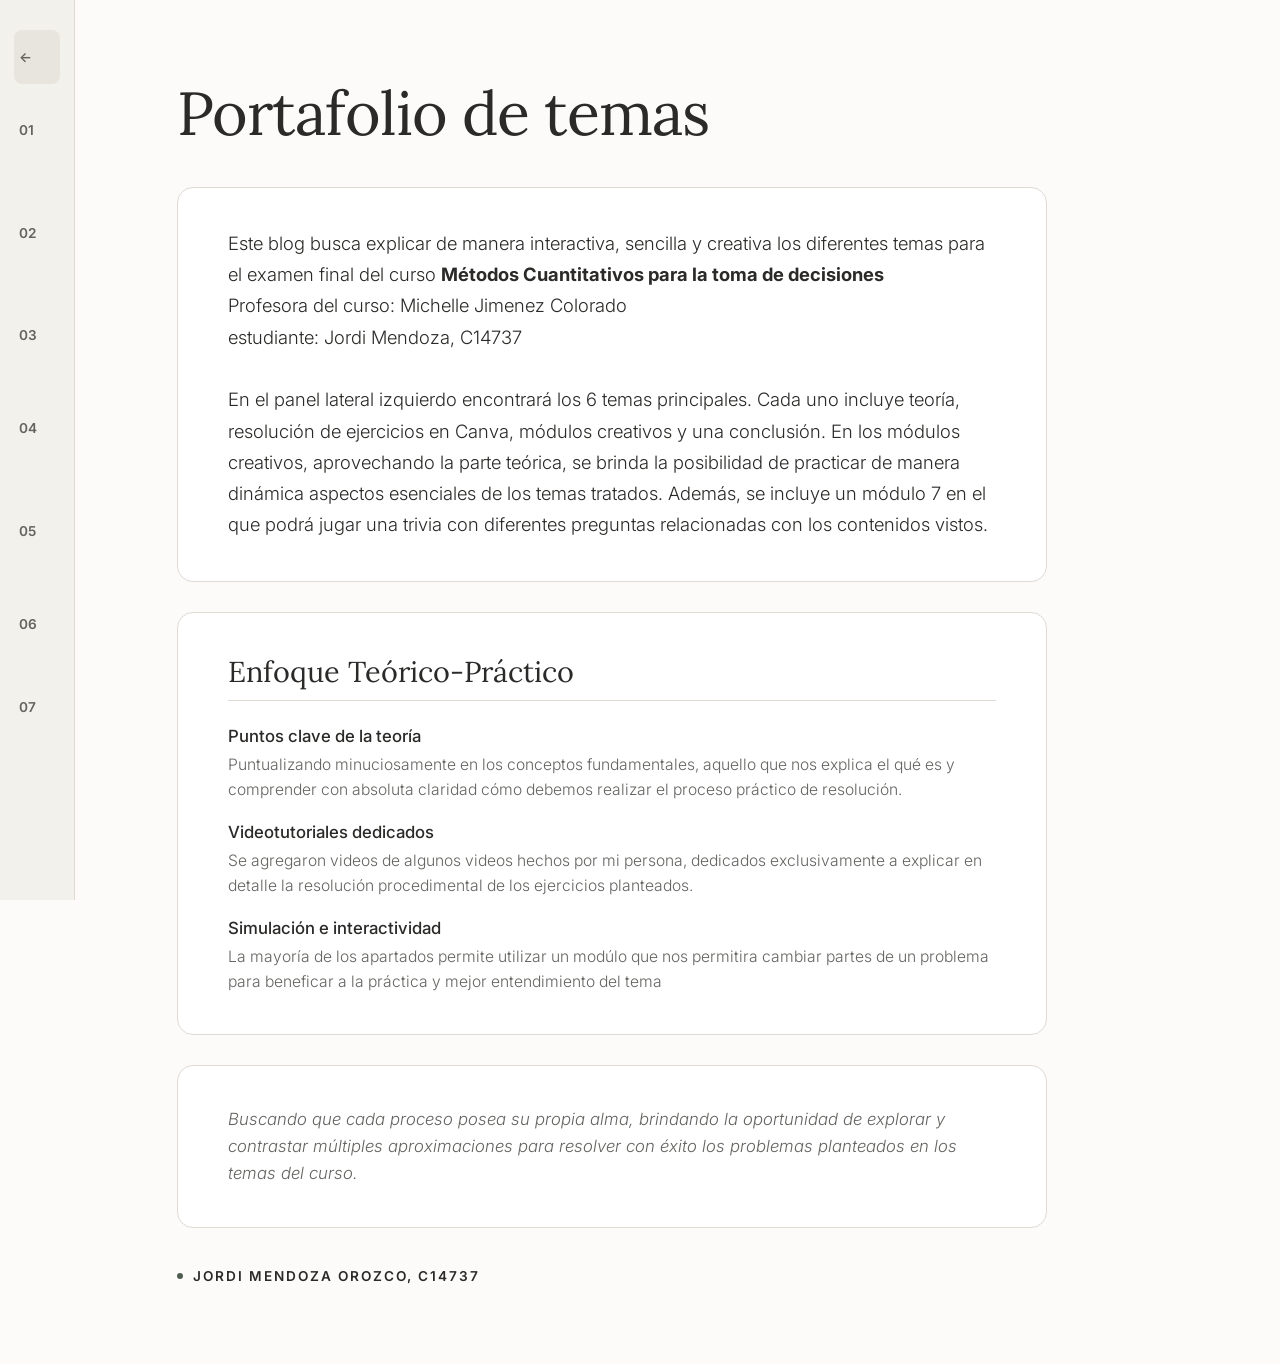
<file: index.html>
<!DOCTYPE html>
<html lang="es">
<head>
    <meta charset="UTF-8">
    <meta name="viewport" content="width=device-width, initial-scale=1.0">
    <title>Portafolio de Temas - C14737 </title>
    
    <!-- Google Fonts: Inter (Sans-serif) y Lora (Serif) -->
    <link rel="preconnect" href="https://fonts.googleapis.com">
    <link rel="preconnect" href="https://fonts.gstatic.com" crossorigin>
    <link href="https://fonts.googleapis.com/css2?family=Inter:wght@300;400;500;600&family=Lora:ital,wght@0,400;0,500;1,400&display=swap" rel="stylesheet">
    
    <style>
        /* --- ESTILOS DE DISEÑO (Paleta Neutra y Confortable) --- */
        :root {
            --bg-color: #fcfbfa;       /* Blanco hueso/arena suave para evitar fatiga visual */
            --text-main: #2b2a28;      /* Antracita / Grafito oscuro para lectura limpia */
            --text-muted: #646360;     /* Gris tierra suave para descripciones secundarias */
            --card-bg: #ffffff;        /* Blanco puro para las secciones modulares */
            --sidebar-bg: #f3f1ec;     /* Fondo gris/crema plano y minimalista */
            --sidebar-hover: #e8e5de;  /* Resaltado suave en hover */
            --accent-line: #dfdbd3;    /* Separadores y bordes sutiles */
            --accent-dot: #4e5c50;     /* Punto decorativo verde musgo desaturado */
            --transition-speed: 0.3s;
            
            --font-serif: 'Lora', Georgia, serif;
            --font-sans: 'Inter', sans-serif;
        }

        * {
            box-sizing: border-box;
            margin: 0;
            padding: 0;
        }

        body {
            font-family: var(--font-sans);
            background-color: var(--bg-color);
            color: var(--text-main);
            display: flex;
            min-height: 100vh;
            overflow-x: hidden;
        }

        /* --- SIDE NAV COMPACTO E INTERACTIVO --- */
        .sidebar {
            position: fixed;
            top: 0;
            left: 0;
            height: 100vh;
            width: 75px; /* Ancho colapsado inicial */
            background-color: var(--sidebar-bg);
            border-right: 1px solid var(--accent-line);
            display: flex;
            flex-direction: column;
            padding: 30px 14px;
            transition: width var(--transition-speed) cubic-bezier(0.25, 1, 0.5, 1);
            z-index: 100;
            overflow: hidden;
            white-space: nowrap;
        }

        /* Expansión del Side Nav mediante JS (mouseenter) */
        .sidebar.expanded {
            width: 260px;
            box-shadow: 15px 0 40px rgba(0, 0, 0, 0.02);
        }

        /* Botón superior de Inicio / Regresar */
        .btn-home {
            display: flex;
            align-items: center;
            text-decoration: none;
            color: var(--text-main);
            padding: 12px;
            border: 1px solid var(--accent-line);
            border-radius: 8px;
            font-size: 0.88rem;
            font-weight: 500;
            background-color: var(--card-bg);
            transition: background var(--transition-speed);
            margin-bottom: 35px;
        }

        .btn-home:hover {
            background-color: var(--sidebar-hover);
        }

    .nav-links {
            list-style: none;
            display: flex;
            flex-direction: column;
            gap: 1px;
        }

        .nav-item {
            display: flex;
            align-items: center;
            text-decoration: none;
            color: var(--text-main);
            padding: 8px 5px;
            border-radius: 8px;
            font-size: 0.95rem;
            font-weight: 400;
            transition: background var(--transition-speed), padding-left 0.2s;
            white-space: normal;  /* Permite que el texto salte de línea si es largo */
        }

        .nav-item:hover {
            background-color: var(--sidebar-hover);
            padding-left: 18px;
        }

        /* Ocultar/Mostrar texto del Side Nav lateral de forma fluida */
        .nav-text {
            opacity: 0;
            transform: translateX(-10px);
            transition: opacity 0.2s ease, transform 0.2s ease;
            margin-left: 18px;
        }

        .sidebar.expanded .nav-text {
            opacity: 1;
            transform: translateX(0);
        }

        /* Indicador numérico minimalista */
        .icon-num {
            display: inline-block;
            width: 20px;
            font-size: 0.85rem;
            font-weight: 600;
            color: var(--text-muted);
            text-align: center;
        }

        /* --- MAQUETACIÓN MODULAR (CARDS) --- */
        .main-container {
            margin-left: 75px; /* Sincronizado con el estado colapsado */
            padding: 80px 10% 80px 8%;
            width: 100%;
            max-width: 1100px;
            transition: margin-left var(--transition-speed) cubic-bezier(0.25, 1, 0.5, 1);
            display: flex;
            flex-direction: column;
            gap: 30px; /* Separación limpia entre los bloques modulares */
        }

        .sidebar.expanded ~ .main-container {
            margin-left: 260px;
        }

        /* Encabezado Principal de la Landing Page */
        .header-section {
            margin-bottom: 10px;
        }

        .main-title {
            font-family: var(--font-serif);
            font-size: 3.8rem;
            font-weight: 400;
            line-height: 1.1;
            color: var(--text-main);
            letter-spacing: -1px;
        }

        /* Tarjeta de Contenido / Estructura por Módulos */
        .content-card {
            background-color: var(--card-bg);
            border: 1px solid var(--accent-line);
            border-radius: 16px;
            padding: 40px 50px;
            box-shadow: 0 4px 20px rgba(0, 0, 0, 0.005);
        }

        .intro-p {
            font-size: 1.15rem;
            line-height: 1.7;
            color: var(--text-main);
            font-weight: 300;
        }

        /* Bloques de Enfoque Teórico y Herramientas */
        .section-subtitle {
            font-family: var(--font-serif);
            font-size: 1.8rem;
            font-weight: 400;
            color: var(--text-main);
            margin-bottom: 25px;
            border-bottom: 1px solid var(--accent-line);
            padding-bottom: 10px;
        }

        .tools-grid {
            display: flex;
            flex-direction: column;
            gap: 20px;
        }

        .tool-item {
            display: flex;
            flex-direction: column;
            gap: 6px;
        }

        .tool-item strong {
            font-weight: 500;
            font-size: 1.05rem;
            color: var(--text-main);
        }

        .tool-item p {
            font-size: 0.98rem;
            line-height: 1.6;
            color: var(--text-muted);
            font-weight: 300;
        }

        /* Frase Conclusiva */
        .conclusion-p {
            font-size: 1.05rem;
            line-height: 1.6;
            color: var(--text-muted);
            font-style: italic;
            font-weight: 300;
        }

        /* Créditos de Autoría inferiores */
        .footer-credits {
            margin-top: 10px;
            display: flex;
            align-items: center;
        }

        .author-tag {
            font-size: 0.85rem;
            text-transform: uppercase;
            letter-spacing: 2px;
            color: var(--text-main);
            font-weight: 600;
            display: inline-flex;
            align-items: center;
            gap: 10px;
        }

        .author-tag::before {
            content: "";
            width: 6px;
            height: 6px;
            background-color: var(--accent-dot);
            border-radius: 50%;
        }

        /* Adaptabilidad de Pantalla */
        @media (max-width: 768px) {
            .main-title { font-size: 2.8rem; }
            .content-card { padding: 30px 25px; }
            .main-container { padding: 40px 20px; margin-left: 75px; }
        }
 
       



    </style>
</head>
<body>

<nav class="sidebar" id="sideNav">
    <a href="#" class="nav-item" style="background-color: var(--sidebar-hover); font-weight: 500;">
        <span class="icon-num">←</span>
        <span class="nav-text">Regresar al inicio</span>
    </a>
    
    <ul class="nav-links">
        <li>
            <a href="temas/tema1/index.html" class="nav-item">
                <span class="icon-num">01</span>
                <span class="nav-text">Tema 1: Modelos de Transporte</span>
            </a>
        </li>
        <li>
            <a href="temas/tema2/index.html" class="nav-item">
                <span class="icon-num">02</span>
                <span class="nav-text">Tema 2: Programación Entera, por metas, no lineal</span>
            </a>
        </li>
        <li>
            <a href="temas/tema3/index.html" class="nav-item">
                <span class="icon-num">03</span>
                <span class="nav-text">Tema 3: Modelos de redes</span>
            </a>
        </li>
        <li>
            <a href="temas/tema4/index.html" class="nav-item">
                <span class="icon-num">04</span>
                <span class="nav-text">Tema 4: Modelado de Simulación</span>
            </a>
        </li>
        <li>
            <a href="temas/tema5/index.html" class="nav-item">
                <span class="icon-num">05</span>
                <span class="nav-text">Tema 5: Análisis de Markov</span>
            </a>
        </li>
        <li>
        <a href="temas/tema6/index.html" class="nav-item">
                <span class="icon-num">06</span>
                <span class="nav-text">Tema 6: Control estadistico</span>
            </a>
        </li>
          <li>
                <a href="temas/tema7/index.html" class="nav-item">
                    <span class="icon-num">07</span>
                    <span class="nav-text">Tema 7: aprende conceptos jugando</span>
                </a>
            </li>
    </ul>
</nav>

    <!-- ÁREA PRINCIPAL CON ENFOQUE MODULAR -->
    <main class="main-container">
        
        <!-- Título Principal -->
        <header class="header-section">
            <h1 class="main-title">Portafolio de temas</h1>
        </header>
        
        <!-- Tarjeta 1: Introducción y Enfoque -->
        <section class="content-card">
            <p class="intro-p">
                Este blog busca explicar de manera interactiva, sencilla y creativa los diferentes temas para el examen final del curso <strong>Métodos Cuantitativos para la toma de decisiones</strong>
               <br> Profesora del curso: Michelle Jimenez Colorado
               <br>
                estudiante: Jordi Mendoza, C14737
                  <br>
                   <br>
                En el panel lateral izquierdo encontrará los 6 temas principales. Cada uno incluye teoría, resolución de ejercicios en Canva, módulos creativos y una conclusión. En los módulos creativos, aprovechando la parte teórica, se brinda la posibilidad de practicar de manera dinámica aspectos esenciales de los temas tratados. Además, se incluye un módulo 7 en el que podrá jugar una trivia con diferentes preguntas relacionadas con los contenidos vistos.
                <br>
            </p>
        </section>

        <!-- Tarjeta 2: Herramientas y Metodología Práctica -->
        <section class="content-card">
            <h2 class="section-subtitle">Enfoque Teórico-Práctico</h2>
            
            <div class="tools-grid">
                <div class="tool-item">
                    <strong>Puntos clave de la teoría</strong>
                    <p>Puntualizando minuciosamente en los conceptos fundamentales, aquello que nos explica el qué es y comprender con absoluta claridad cómo debemos realizar el proceso práctico de resolución.</p>
                </div>
                
                <div class="tool-item">
                    <strong>Videotutoriales dedicados</strong>
                    <p>Se agregaron videos de algunos videos hechos por mi persona, dedicados exclusivamente a explicar en detalle la resolución procedimental de los ejercicios planteados.</p>
                </div>
                
                <div class="tool-item">
                    <strong>Simulación e interactividad</strong>
                    <p>La mayoría de los apartados permite utilizar un modúlo que nos permitira cambiar partes de un problema para beneficar a la práctica y mejor entendimiento del tema</p>
                </div>
            </div>
        </section>

        <!-- Tarjeta 3: Cierre y Alma del Proceso -->
        <section class="content-card">
            <p class="conclusion-p">
                Buscando que cada proceso posea su propia alma, brindando la oportunidad de explorar y contrastar múltiples aproximaciones para resolver con éxito los problemas planteados en los temas del curso.
            </p>
        </section>

        <!-- Firma del Autor -->
        <footer class="footer-credits">
            <div class="author-tag">
                Jordi Mendoza Orozco, C14737
            </div>
        </footer>

    </main>

    <!-- CONTROL JAVASCRIPT DEL HOVER -->
    <script>
        const sideNav = document.getElementById('sideNav');

        // Al hacer Hover (entrar), se expande el Side Nav
        sideNav.addEventListener('mouseenter', () => {
            sideNav.classList.add('expanded');
        });

        // Al quitar el cursor (salir), se retrae automáticamente
        sideNav.addEventListener('mouseleave', () => {
            sideNav.classList.remove('expanded');
        });
    </script>
</body>
</html>
</file>
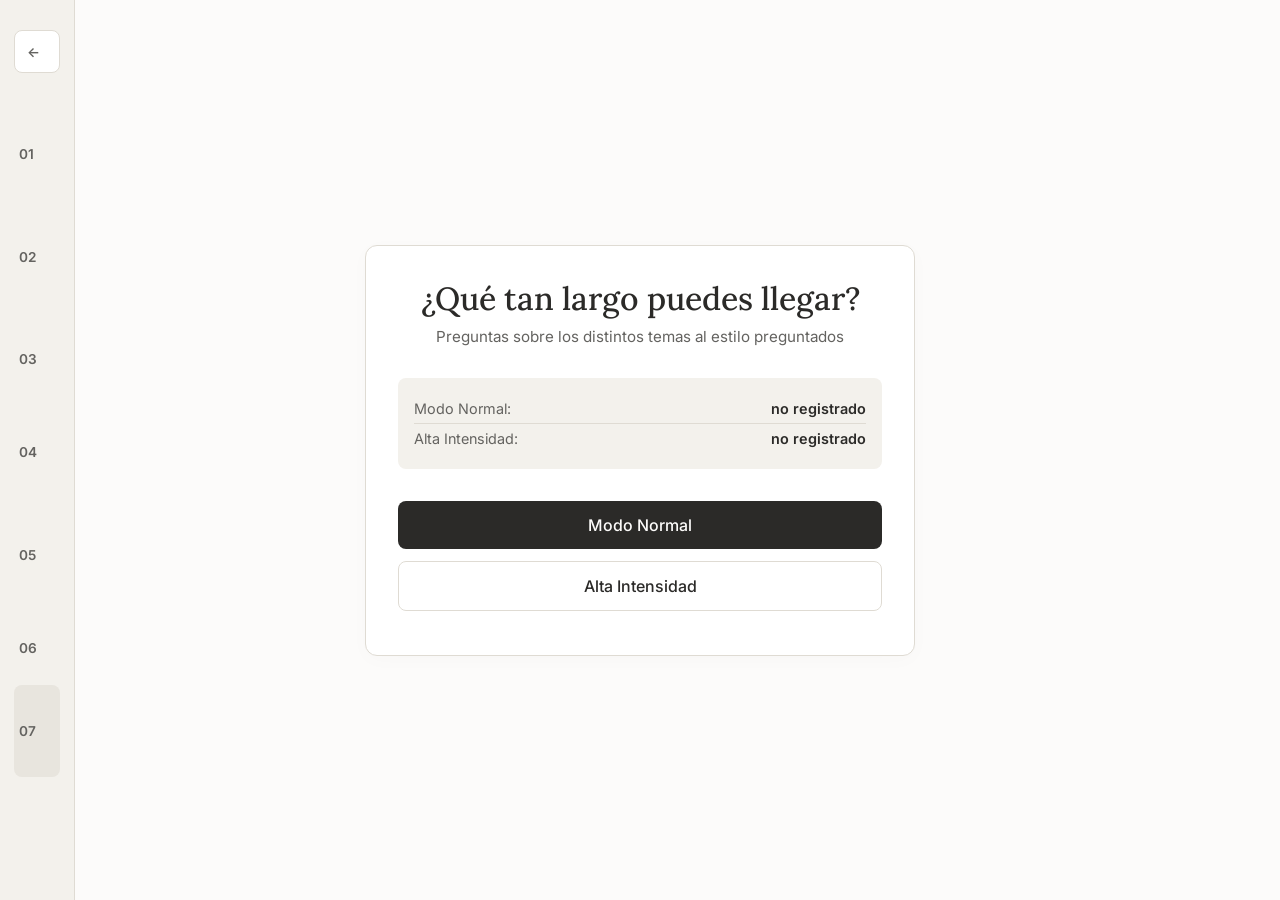
<file: temas/tema7/index.html>
<!DOCTYPE html>
<html lang="es">
<head>
  <meta charset="UTF-8">
  <meta name="viewport" content="width=device-width, initial-scale=1.0">
  <title>Juego para practicar conceptos</title>
  <link rel="preconnect" href="https://fonts.googleapis.com">
  <link rel="preconnect" href="https://fonts.gstatic.com" crossorigin>
  <link href="https://fonts.googleapis.com/css2?family=Inter:wght@400;500;600&family=Lora:ital,wght=0,500;1,400&display=swap" rel="stylesheet">
  
  <style>
    :root {
      --bg-color: #fcfbfa;       /* Blanco hueso/arena suave */
      --text-main: #2b2a28;      /* Antracita / Grafito oscuro */
      --text-muted: #646360;     /* Gris tierra suave */
      --card-bg: #ffffff;        /* Blanco puro */
      --sidebar-bg: #f3f1ec;     /* Fondo gris/crema plano */
      --sidebar-hover: #e8e5de;  /* Resaltado suave en hover */
      --accent-line: #dfdbd3;    /* Separadores y bordes sutiles */
      --accent-dot: #4e5c50;     /* Verde musgo desaturado */
      --success-color: #607462;  /* Verde sutil para aciertos */
      --error-color: #a36a5e;    /* Rojo sutil para fallos */
      --transition-speed: 0.3s;
      
      --font-serif: 'Lora', Georgia, serif;
      --font-sans: 'Inter', sans-serif;
    }

    * {
      box-sizing: border-box;
      margin: 0;
      padding: 0;
    }

    body {
      font-family: var(--font-sans);
      background-color: var(--bg-color);
      color: var(--text-main);
      min-height: 100vh;
      display: flex;
      justify-content: center;
      align-items: center;
      padding: 20px;
    }

    .container {
      width: 100%;
      max-width: 550px;
      background: var(--card-bg);
      border: 1px solid var(--accent-line);
      border-radius: 12px;
      padding: 32px;
      box-shadow: 0 4px 20px rgba(0, 0, 0, 0.02);
      position: relative;
      overflow: hidden;
    }

    /* Manejo de Pantallas */
    .screen {
      display: none;
    }
    .screen.active {
      display: block;
    }

    h1 {
      font-family: var(--font-serif);
      font-size: 2rem;
      font-weight: 500;
      margin-bottom: 8px;
      text-align: center;
    }

    .subtitle {
      color: var(--text-muted);
      font-size: 0.95rem;
      text-align: center;
      margin-bottom: 32px;
    }

    /* Récords en LocalStorage */
    .scores-panel {
      background: var(--sidebar-bg);
      border-radius: 8px;
      padding: 16px;
      margin-bottom: 32px;
    }
    .score-row {
      display: flex;
      justify-content: space-between;
      font-size: 0.9rem;
      padding: 6px 0;
      border-bottom: 1px solid var(--accent-line);
    }
    .score-row:last-child {
      border-bottom: none;
    }
    .score-label {
      color: var(--text-muted);
    }
    .score-value {
      font-weight: 600;
    }

    /* Botones de Interfaz */
    .btn {
      display: block;
      width: 100%;
      background: var(--card-bg);
      color: var(--text-main);
      border: 1px solid var(--accent-line);
      padding: 14px;
      border-radius: 8px;
      font-family: var(--font-sans);
      font-size: 1rem;
      font-weight: 500;
      cursor: pointer;
      transition: all var(--transition-speed);
      margin-bottom: 12px;
      text-align: center;
    }
    .btn:hover {
      background: var(--sidebar-bg);
      border-color: var(--text-muted);
    }
    .btn-primary {
      background: var(--text-main);
      color: var(--bg-color);
      border: none;
    }
    .btn-primary:hover {
      background: #403f3d;
    }

    /* Encabezado del Tablero */
    .game-header {
      display: flex;
      justify-content: space-between;
      align-items: center;
      font-size: 0.9rem;
      margin-bottom: 20px;
      color: var(--text-muted);
    }
    .lives {
      letter-spacing: 2px;
    }

    /* Barra Dinámica de Tiempo */
    .timer-container {
      width: 100%;
      height: 6px;
      background: var(--sidebar-bg);
      border-radius: 3px;
      margin-bottom: 32px;
      overflow: hidden;
    }
    .timer-bar {
      width: 100%;
      height: 100%;
      background: var(--accent-dot);
      transition: width 0.1s linear;
    }

    /* Área de Preguntas */
    .question-text {
      font-family: var(--font-serif);
      font-size: 1.25rem;
      line-height: 1.4;
      margin-bottom: 28px;
    }

    /* Opciones Contenedor */
    .options-container {
      display: flex;
      flex-direction: column;
      gap: 12px;
    }
    .option-btn {
      width: 100%;
      text-align: left;
      padding: 14px 18px;
      background: var(--card-bg);
      border: 1px solid var(--accent-line);
      border-radius: 8px;
      font-family: var(--font-sans);
      font-size: 0.95rem;
      cursor: pointer;
      transition: background var(--transition-speed), border-color var(--transition-speed);
    }
    .option-btn:hover {
      background: var(--sidebar-bg);
    }
    
    /* Clases de Feedback */
    .option-btn.correct {
      background: var(--success-color) !important;
      color: white;
      border-color: var(--success-color);
    }
    .option-btn.wrong {
      background: var(--error-color) !important;
      color: white;
      border-color: var(--error-color);
    }

    /* Pantalla de Fin de Juego */
    .game-over-title {
      font-family: var(--font-serif);
      color: var(--text-main);
      text-align: center;
      margin-bottom: 16px;
    }
    .result-box {
      text-align: center;
      font-size: 1.1rem;
      margin-bottom: 32px;
      color: var(--text-muted);
    }
    .highlight-score {
      font-size: 2.2rem;
      font-weight: 600;
      color: var(--text-main);
      margin-top: 8px;
      display: block;
    }

      
        .sidebar {
            position: fixed;
            top: 0;
            left: 0;
            height: 100vh;
            width: 75px; /* Ancho colapsado inicial */
            background-color: var(--sidebar-bg);
            border-right: 1px solid var(--accent-line);
            display: flex;
            flex-direction: column;
            padding: 30px 14px;
            transition: width var(--transition-speed) cubic-bezier(0.25, 1, 0.5, 1);
            z-index: 100;
            overflow: hidden;
            white-space: nowrap;
        }

     
        .sidebar.expanded {
            width: 260px;
            box-shadow: 15px 0 40px rgba(0, 0, 0, 0.02);
        }

        /* Botón superior de Inicio / Regresar */
        .btn-home {
            display: flex;
            align-items: center;
            text-decoration: none;
            color: var(--text-main);
            padding: 12px;
            border: 1px solid var(--accent-line);
            border-radius: 8px;
            font-size: 0.88rem;
            font-weight: 500;
            background-color: var(--card-bg);
            transition: background var(--transition-speed);
            margin-bottom: 35px;
        }

        .btn-home:hover {
            background-color: var(--sidebar-hover);
        }

    .nav-links {
            list-style: none;
            display: flex;
            flex-direction: column;
            gap: 1px;
        }

        .nav-item {
            display: flex;
            align-items: center;
            text-decoration: none;
            color: var(--text-main);
            padding: 8px 5px;
            border-radius: 8px;
            font-size: 0.95rem;
            font-weight: 400;
            transition: background var(--transition-speed), padding-left 0.2s;
            white-space: normal;  /* Permite que el texto salte de línea si es largo */
        }

        .nav-item:hover {
            background-color: var(--sidebar-hover);
            padding-left: 18px;
        }

        
        .nav-text {
            opacity: 0;
            transform: translateX(-10px);
            transition: opacity 0.2s ease, transform 0.2s ease;
            margin-left: 18px;
        }

        .sidebar.expanded .nav-text {
            opacity: 1;
            transform: translateX(0);
        }

        .icon-num {
            display: inline-block;
            width: 20px;
            font-size: 0.85rem;
            font-weight: 600;
            color: var(--text-muted);
            text-align: center;
        }

      
        .main-container {
            margin-left: 75px;
            padding: 80px 10% 80px 8%;
            width: 100%;
            max-width: 1100px;
            transition: margin-left var(--transition-speed) cubic-bezier(0.25, 1, 0.5, 1);
            display: flex;
            flex-direction: column;
            gap: 30px; /* Separación limpia entre los bloques modulares */
        }

        .sidebar.expanded ~ .main-container {
            margin-left: 260px;
        }

       
        .header-section {
            margin-bottom: 10px;
        }

        .main-title {
            font-family: var(--font-serif);
            font-size: 3.8rem;
            font-weight: 400;
            line-height: 1.1;
            color: var(--text-main);
            letter-spacing: -1px;
        }

        /* Tarjeta de Contenido / Estructura por Módulos */
        .content-card {
            background-color: var(--card-bg);
            border: 1px solid var(--accent-line);
            border-radius: 16px;
            padding: 40px 50px;
            box-shadow: 0 4px 20px rgba(0, 0, 0, 0.005);
        }

        .intro-p {
            font-size: 1.15rem;
            line-height: 1.7;
            color: var(--text-main);
            font-weight: 300;
        }

        /* Bloques de Enfoque Teórico y Herramientas */
        .section-subtitle {
            font-family: var(--font-serif);
            font-size: 1.8rem;
            font-weight: 400;
            color: var(--text-main);
            margin-bottom: 25px;
            border-bottom: 1px solid var(--accent-line);
            padding-bottom: 10px;
        }

        .tools-grid {
            display: flex;
            flex-direction: column;
            gap: 20px;
        }

        .tool-item {
            display: flex;
            flex-direction: column;
            gap: 6px;
        }

        .tool-item strong {
            font-weight: 500;
            font-size: 1.05rem;
            color: var(--text-main);
        }

        .tool-item p {
            font-size: 0.98rem;
            line-height: 1.6;
            color: var(--text-muted);
            font-weight: 300;
        }

        /* Frase Conclusiva */
        .conclusion-p {
            font-size: 1.05rem;
            line-height: 1.6;
            color: var(--text-muted);
            font-style: italic;
            font-weight: 300;
        }

        /* Créditos de Autoría inferiores */
        .footer-credits {
            margin-top: 10px;
            display: flex;
            align-items: center;
        }

        .author-tag {
            font-size: 0.85rem;
            text-transform: uppercase;
            letter-spacing: 2px;
            color: var(--text-main);
            font-weight: 600;
            display: inline-flex;
            align-items: center;
            gap: 10px;
        }

        .author-tag::before {
            content: "";
            width: 6px;
            height: 6px;
            background-color: var(--accent-dot);
            border-radius: 50%;
        }

        /* Adaptabilidad de Pantalla */
        @media (max-width: 768px) {
            .main-title { font-size: 2.8rem; }
            .content-card { padding: 30px 25px; }
            .main-container { padding: 40px 20px; margin-left: 75px; }
        }
 
       
  </style>
</head>
<body>
   
  <nav class="sidebar" id="sideNav">
    <a href="../../index.html"  class="btn-home">
        <span class="icon-num">←</span>
        <span class="nav-text">Regresar al inicio</span>
    </a>
    
    <ul class="nav-links">
        <li>
            <a href="../tema1/index.html" class="nav-item">
                <span class="icon-num">01</span>
                <span class="nav-text">Tema 1: Modelos de Transporte</span>
            </a>
        </li>
        <li>
            <a href="../tema2/index.html" class="nav-item">
                <span class="icon-num">02</span>
                <span class="nav-text">Tema 2: Programación Entera, por metas, no lineal</span>
            </a>
        </li>
        <li>
            <a href="../tema3/index.html" class="nav-item">
                <span class="icon-num">03</span>
                <span class="nav-text">Tema 3: Modelos de redes</span>
            </a>
        </li>
        <li>
            <a href="../tema4/index.html" class="nav-item">
                <span class="icon-num">04</span>
                <span class="nav-text">Tema 4: Modelado de Simulación</span>
            </a>
        </li>
        <li>
            <a href="../tema5/index.html" class="nav-item">
                <span class="icon-num">05</span>
                <span class="nav-text">Tema 5: Análisis de Markov</span>
            </a>
        </li>
        <li>
        <a href="../tema6/index.html" class="nav-item">
                <span class="icon-num">06</span>
                <span class="nav-text">Tema 6: Control estadistico</span>
            </a>
        </li>
          <li>
                <a href="#" class="nav-item" style="background-color: var(--sidebar-hover); font-weight: 500;">
                    <span class="icon-num">07</span>
                    <span class="nav-text">Tema 7: aprende conceptos jugando</span>
                </a>
            </li>
    </ul>
</nav>




  <div class="container">
    
    <div id="menu-screen" class="screen active">
      <h1>¿Qué tan largo puedes llegar?</h1>
      <p class="subtitle">Preguntas sobre los distintos temas al estilo preguntados</p>
      
      <div class="scores-panel">
        <div class="score-row">
          <span class="score-label">Modo Normal:</span>
          <span id="high-normal" class="score-value">no registrado</span>
        </div>
        <div class="score-row">
          <span class="score-label">Alta Intensidad:</span>
          <span id="high-intense" class="score-value">no registrado</span>
        </div>
      </div>

      <button class="btn btn-primary" onclick="startGame('normal')">Modo Normal</button>
      <button class="btn" onclick="startGame('intense')">Alta Intensidad</button>
    </div>

    <div id="game-screen" class="screen">
      <div class="game-header">
        <span id="question-counter">Pregunta 1</span>
        <span id="lives-display" class="lives">🖤🖤</span>
      </div>
      
      <div class="timer-container">
        <div id="timer-bar" class="timer-bar"></div>
      </div>

      <div id="question-text" class="question-text">Cargando pregunta...</div>
      
      <div id="options-container" class="options-container">
        </div>
    </div>

    <div id="game-over-screen" class="screen">
      <h2 class="game-over-title" id="game-over-msg">Partida Terminada</h2>
      <div class="result-box">
        Llegaste hasta la pregunta:
        <span id="final-score" class="highlight-score">0</span>
      </div>
      <button class="btn btn-primary" onclick="showMenu()">Volver al Menú</button>
    </div>

  </div>

  <script>
   // --- BANCO DE PREGUNTAS ---
    const questionBank = [
      // --- VOGEL ---
      {
        question: "En un problema estándar de minimización mediante el Método de Aproximación de Vogel, ¿cómo se calcula la penalización para una fila o columna específica?",
        options: [
          "Restando el costo más bajo del segundo costo más bajo en esa fila o columna.",
          "Restando el costo más alto del costo más bajo de toda la matriz.",
          "Sumando los dos costos más bajos de la fila o columna.",
          "Dividiendo el costo más alto entre el segundo costo más alto."
        ],
        correct: 0
      },
      {
        question: "Cuando se utiliza el Método de Vogel para un problema de MAXIMIZACIÓN, ¿cuál es el primer paso recomendado para transformar la matriz de ganancias antes de calcular las penalizaciones tradicionales?",
        options: [
          "Crear una matriz de costo de oportunidad restando cada celda del valor máximo absoluto de toda la tabla.",
          "Multiplicar todos los valores de la matriz por -1 y resolverlo como un problema de transporte normal.",
          "Calcular las penalizaciones restando las dos mayores ganancias de cada fila y columna directamente.",
          "Dividir cada celda entre la sumatoria total de la oferta y la demanda."
        ],
        correct: 0
      },
      {
        question: "Una vez calculadas todas las penalizaciones de filas y columnas en una iteración de Vogel, ¿cuál es el criterio para seleccionar la fila o columna donde se hará la asignación?",
        options: [
          "Se selecciona la fila o columna con la penalización más baja.",
          "Se selecciona la fila o columna que tenga la penalización más alta.",
          "Se selecciona siempre la primera fila, independientemente de los valores.",
          "Se escoge la fila o columna de manera aleatoria para evitar sesgos."
        ],
        correct: 1
      },
      {
        question: "Después de elegir la fila o columna con la penalización más alta en un problema de minimización, ¿en qué celda específica se debe realizar la asignación de unidades?",
        options: [
          "En la celda que tenga el costo unitario más bajo de esa fila o columna.",
          "En la celda con el costo unitario más alto para eliminarla rápidamente.",
          "En la celda geométrica central de la fila o columna seleccionada.",
          "En la celda que tenga la mayor capacidad de demanda, sin importar el costo."
        ],
        correct: 0
      },
      {
        question: "Si en una iteración del método de Vogel existe un empate en las penalizaciones más altas, ¿qué regla se debe seguir para romper el empate de manera eficiente?",
        options: [
          "El método se detiene por completo y se debe usar obligatoriamente la Esquina Noroeste.",
          "Se puede elegir cualquiera de las opciones empatadas de forma arbitraria (se recomienda la que tenga el menor costo o permita la mayor asignación).",
          "Se debe recalcular toda la matriz multiplicando los costos por diez.",
          "Se cancelan automáticamente las filas involucradas y se pasa a las columnas."
        ],
        correct: 1
      },
      {
        question: "¿Qué ocurre inmediatamente después de realizar una asignación que agota por completo la oferta de una fila o la demanda de una columna?",
        options: [
          "Se debe eliminar o tachar esa fila o columna para los cálculos de las siguientes iteraciones.",
          "Se mantiene activa y se le asigna una penalización de infinito.",
          "Se debe reiniciar todo el problema desde la primera iteración.",
          "Se duplican los costos de las celdas restantes de esa fila o columna."
        ],
        correct: 0
      },
      {
        question: "En un problema de maximización transformado mediante la resta del valor máximo absoluto (Max - Celda), ¿qué representa una celda cuyo valor resultante en la matriz de oportunidad es exactamente 0?",
        options: [
          "Representa la celda que originalmente ofrecía la mayor ganancia o beneficio del problema.",
          "Representa una ruta prohibida por la cual no se pueden enviar mercancías.",
          "Indica que la oferta y la demanda en esa posición pasaron a ser nulas.",
          "Representa la peor opción de ganancia del problema original."
        ],
        correct: 0
      },
      // --- SALTO DE PIEDRA EN PIEDRA ---
      {
        question: "¿Cuál es el objetivo principal de aplicar el método del Salto de Piedra en Piedra en un problema de transporte?",
        options: [
          "Encontrar una solución inicial básica de forma rápida.",
          "Evaluar las celdas vacías para determinar si la solución actual se puede optimizar (reducir costos o aumentar ganancias).",
          "Balancear el problema cuando la oferta y la demanda no son iguales.",
          "Eliminar las filas y columnas que ya no tienen inventario disponible."
        ],
        correct: 1
      },
      {
        question: "Para poder aplicar el método del Salto de Piedra en Piedra, ¿qué condición matemática deben cumplir las celdas asignadas (ocupadas), donde m es el número de filas y n el de columnas?",
        options: [
          "Debe haber exactamente m + n celdas ocupadas.",
          "El número de celdas ocupadas debe ser menor o igual a m × n.",
          "Debe haber exactamente m + n - 1 celdas ocupadas y estar en posiciones independientes.",
          "El número de celdas vacías debe ser igual al número de celdas llenas."
        ],
        correct: 2
      },
      {
        question: "Al evaluar una celda vacía, ¿cómo deben ser el inicio y los giros (esquinas) del camino cerrado o circuito que se construye?",
        options: [
          "Comienza en una celda llena y gira únicamente en celdas vacías.",
          "Comienza en la celda vacía a evaluar y cambia de dirección (gira) exclusivamente en celdas ocupadas.",
          "Puede comenzar en cualquier celda y girar de forma diagonal en cualquier posición de la matriz.",
          "Debe pasar obligatoriamente por todas las celdas de la matriz en orden secuencial."
        ],
        correct: 1
      },
      {
        question: "¿Qué tipo de movimientos geométricos están permitidos al trazar el camino cerrado en la matriz de transporte?",
        options: [
          "Movimientos horizontales, verticales y diagonales.",
          "Únicamente movimientos horizontales y verticales (giros de 90 grados).",
          "Solo movimientos en forma de 'L', similares al caballo en el ajedrez.",
          "Movimientos continuos en sentido horario de una sola celda a la vez."
        ],
        correct: 1
      },
      {
        question: "¿Cuál es la regla para asignar los signos algebraicos a los costos de las celdas que forman el circuito cerrado?",
        options: [
          "Se asigna un signo más (+) a la celda vacía inicial, y luego se alternan signos menos (-) y más (+) en cada esquina del camino.",
          "Se le asigna signo menos (-) a todas las celdas horizontales y más (+) a las verticales.",
          "Todas las celdas del circuito reciben signo positivo si es un problema de maximización.",
          "Se asignan signos aleatorios dependiendo del tamaño de la oferta."
        ],
        correct: 0
      },
      {
        question: "En un problema de MINIMIZACIÓN de costos, ¿cuándo se determina que la solución actual evaluada por Salto de Piedra en Piedra ya es la óptima?",
        options: [
          "Cuando todos los índices de mejora calculados para las celdas vacías son negativos.",
          "Adando todos los índices de mejora de las celdas vacías son mayores o iguales a cero (>= 0).",
          "Cuando el costo total de la matriz llega a cero.",
          "Cuando ya no se pueden construir más circuitos cerrados en la matriz."
        ],
        correct: 1
      },
      {
        question: "Si una celda vacía muestra que puede mejorar el resultado y se decide enviar mercancía por ella, ¿cuántas unidades se pueden reasignar como máximo al nuevo circuito?",
        options: [
          "La cantidad total de la oferta de la primera fila.",
          "El promedio de todas las celdas involucradas en el camino cerrado.",
          "El menor valor de las unidades que se encuentran en las celdas con signo MENOS (-) dentro del circuito.",
          "Una sola unidad por cada iteración del problema para no desbalancear la tabla."
        ],
        correct: 2
      },
      {
        question: "En un problema de MAXIMIZACIÓN de utilidades, ¿cuál celda vacía se debe seleccionar para introducir unidades y mejorar la solución?",
        options: [
          "La celda vacía que tenga el índice de mejora más positivo.",
          "La celda que tenga el costo unitario más bajo de toda la tabla.",
          "La celda vacía que tenga el índice de mejora más NEGATIVO.",
          "Cualquier celda vacía de forma aleatoria siempre que su índice sea diferente de cero."
        ],
        correct: 2
      },
      // --- MODELO DE ASIGNACIÓN ---
      {
        question: "Si el problema de asignación busca MAXIMIZAR (por ejemplo, asignar vendedores a zonas para obtener la mayor ganancia), ¿qué transformación inicial se debe aplicar a la matriz?",
        options: [
          "Se deben cambiar todos los signos de la oferta y la demanda a valores negativos.",
          "Se divide toda la matriz entre el número de filas.",
          "Se identifica el valor máximo de toda la matriz y se le resta cada elemento de la matriz a ese valor máximo.",
          "Se ignoran los pasos del método y se asigna directamente al costo más alto de cada fila."
        ],
        correct: 2
      },
      {
        question: "Una vez alcanzada la condición de optimalidad, ¿en qué celdas específicas se deben realizar las asignaciones definitivas entre recursos y tareas?",
        options: [
          "En las celdas que tengan los valores numéricos más altos de la matriz original.",
          "En las celdas que contienen los valores de CERO (0) creados durante el proceso del algoritmo.",
          "En las celdas ubicadas estrictamente en la diagonal principal de la matriz.",
          "En las celdas donde se intersectan el doble de líneas de cobertura."
        ],
        correct: 1
      },
      {
        question: "¿Cuál es la restricción de capacidad implícita para cada recurso (fila) y cada tarea (columna) en el Modelo de Asignación tradicional?",
        options: [
          "Cada recurso puede realizar un número infinito de tareas simultáneamente.",
          "Las tareas pueden quedar sin asignar si el costo es demasiado elevado.",
          "Cada recurso se asigna a exactamente una tarea, y cada tarea es realizada por exactamente un recurso.",
          "El total de recursos asignados debe ser menor o igual al promedio de la demanda."
        ],
        correct: 2
      },
      // --- ÁRBOL DE EXPANSIÓN MÍNIMA ---
      {
        question: "En teoría de redes, ¿qué es exactamente un Árbol de Expansión Mínima para un grafo conectado y no dirigido?",
        options: [
          "El camino más corto para ir desde un nodo origen específico hasta un nodo destino final.",
          "Un subconjunto de aristas que conecta todos los nodos del grafo sin formar ciclos y con el menor peso (o costo) total posible.",
          "Una red donde todos los nodos tienen exactamente el mismo número de conexiones.",
          "El camino que recorre únicamente los nodos de los extremos exteriores de la red."
        ],
        correct: 1
      },
      {
        question: "¿Cuál es la regla principal que sigue el Algoritmo de Kruskal para ir construyendo el Árbol de Expansión Mínima?",
        options: [
          "Comienza en un nodo arbitrario y solo puede añadir aristas que estén directamente conectadas a ese nodo inicial.",
          "Ordena todas las aristas del grafo de menor a mayor peso y las va seleccionando en ese orden, siempre y cuando no formen un ciclo.",
          "Selecciona primero las aristas con los pesos más altos para descartarlas del sistema de inmediato.",
          "Conecta los nodos siguiendo un orden alfabético o numérico estricto según su etiqueta."
        ],
        correct: 1
      },
      {
        question: "Durante la ejecución de cualquier algoritmo de expansión mínima, ¿qué se debe hacer si la arista con el menor peso disponible conecta dos nodos que ya están comunicados a través de otros enlaces del árbol?",
        options: [
          "Se debe incluir obligatoriamente porque tiene el menor costo.",
          "Se divide el peso de esa arista a la mitad y se vuelve a evaluar al final.",
          "Se descarta o ignora por completo, ya que incluirla rompería la condición de 'árbol' al crear un ciclo.",
          "El algoritmo se detiene inmediatamente y reporta que el problema no tiene solución."
        ],
        correct: 2
      },
      {
        question: "¿Cuál de las siguientes situaciones del mundo real representa un problema clásico que se resuelve óptimamente con el modelo de Árbol de Expansión Mínima?",
        options: [
          "Determinar la ruta de navegación GPS más rápida para un camión entre dos ciudades específicas.",
          "Decidir el orden de producción de una fábrica para maximizar las utilidades mensuales.",
          "Diseñar el tendido de cables de fibra óptica para conectar un conjunto de servidores municipales gastando la menor cantidad de cable posible.",
          "Asignar de forma única a 5 trabajadores en 5 puestos de trabajo diferentes."
        ],
        correct: 2
      },
      // --- FLUJO MÁXIMO ---
      {
        question: "¿Cuál es el objetivo primordial al aplicar el Modelo de Flujo Máximo en una red dirigida?",
        options: [
          "Encontrar el camino más corto en distancia entre el origen y el destino.",
          "Determinar la cantidad máxima de elementos (unidades, vehículos, fluido) que pueden pasar desde un nodo fuente hasta un nodo sumidero por unidad de tiempo.",
          "Conectar todos los nodos de la red usando el menor número de líneas posible.",
          "Encontrar el costo mínimo para enviar una cantidad fija de mercancía a través de la red."
        ],
        correct: 1
      },
      {
        question: "En el contexto de Flujo Máximo, ¿cómo se les conoce formalmente al nodo donde se origina todo el flujo y al nodo donde termina o se consume todo el flujo, respectivamente?",
        options: [
          "Nodo Padre y Nodo Hijo.",
          "Nodo de Oferta y Nodo de Demanda.",
          "Fuente y Destino.",
          "Nodo Básico y Nodo Degenerado."
        ],
        correct: 2
      },
      {
        question: "¿Qué regla fundamental (Restricción de Conservación) deben cumplir todos los nodos de la red que NO sean la fuente ni el sumidero?",
        options: [
          "El flujo que sale de ellos debe ser el doble del flujo que entró.",
          "Deben acumular al menos el 50% de las unidades que pasan por ellos.",
          "La cantidad total de flujo que entra a un nodo intermedio debe ser exactamente igual a la cantidad total de flujo que sale de él.",
          "No pueden recibir flujo de más de dos aristas de manera simultánea."
        ],
        correct: 2
      },
      {
        question: "Al identificar una ruta viable desde la fuente hasta el sumidero, ¿cómo se determina la cantidad máxima de flujo que se puede enviar a través de esa ruta específica?",
        options: [
          "Sumando las capacidades de todas las aristas que componen la ruta.",
          "Seleccionando la menor capacidad (el cuello de botella) entre todas las aristas que forman esa ruta.",
          "Sacando el promedio aritmético de las capacidades de la ruta.",
          "Utilizando la capacidad de la arista que esté conectada directamente al sumidero."
        ],
        correct: 1
      },
      {
        question: "¿Qué representa la 'capacidad residual' de una arista durante las iteraciones de algoritmos como el de Ford-Fulkerson?",
        options: [
          "El flujo original que tenía la red antes de empezar el análisis.",
          "La cantidad de unidades que se perdieron debido a errores de fricción o transporte.",
          "La capacidad restante o disponible en una arista tras restar el flujo que ya ha sido asignado a través de ella.",
          "La sumatoria de las capacidades de las aristas vecinas."
        ],
        correct: 2
      },
      {
        question: "¿En qué momento se detiene el proceso iterativo para calcular el flujo máximo en una red?",
        options: [
          "Cuando se han recorrido exactamente todos los nodos de la red en orden numérico.",
          "Cuando el sumidero se queda con una capacidad residual de infinito.",
          "Cuando ya no existe ningún camino aumentante (ruta con capacidad residual mayor a cero) desde la fuente hasta el sumidero.",
          "Cuando todas las aristas de la red quedan completamente en cero."
        ],
        correct: 2
      },
      // --- CAMINO MÁS CORTO ---
      {
        question: "¿Cuál es el propósito fundamental del Modelo del Camino Más Corto en una red de transporte o comunicaciones?",
        options: [
          "Encontrar un árbol que conecte todos los nodos de la red con el menor costo total.",
          "Maximizar la cantidad de unidades que transitan simultáneamente entre dos puntos.",
          "Encontrar la ruta que minimice la distancia, el tiempo o el costo total para ir desde un nodo origen específico hasta un nodo destino.",
          "Determinar el número máximo de aristas que pueden salir de un mismo nodo."
        ],
        correct: 2
      },
      {
        question: "¿Cuál es el nombre del algoritmo secuencial más famoso y utilizado para encontrar el camino más corto desde un único nodo origen hacia todos los demás nodos de una red con pesos no negativos?",
        options: [
          "Algoritmo de Kruskal.",
          "Algoritmo de Dijkstra.",
          "Algoritmo de Ford-Fulkerson.",
          "Método de la Esquina Noroeste."
        ],
        correct: 1
      },
      {
        question: "¿Qué limitación importante tiene el algoritmo clásico de Dijkstra respecto a los valores o pesos de las aristas en la red?",
        options: [
          "Solo funciona si todos los pesos son números enteros pares.",
          "Exige que todas las distancias entre nodos sean exactamente iguales a 1.",
          "No garantiza la solución óptima si la red contiene aristas con pesos o costos negativos.",
          "Requiere que la red sea completamente simétrica en ambas direcciones."
        ],
        correct: 2
      },
      {
        question: "Durante la ejecución del algoritmo de camino más corto, ¿qué información compone típicamente la 'etiqueta' que se le asigna a un nodo en cada iteración?",
        options: [
          "El nombre del nodo y la cantidad de aristas que tiene conectadas.",
          "La distancia total acumulada desde el nodo origen hasta ese nodo, y el nombre del nodo predecesor (del que viene).",
          "La capacidad máxima de flujo de la arista más cercana y el costo unitario.",
          "Una variable booleana que indica si el nodo es una fuente o un sumidero."
        ],
        correct: 1
      },
      {
        question: "¿Cuál de los siguientes sistemas cotidianos utiliza de forma intensiva algoritmos basados en el Modelo del Camino Más Corto para su funcionamiento principal?",
        options: [
          "Los sistemas de asignación de turnos para el personal médico en un hospital.",
          "Las aplicaciones de navegación satelital y GPS (como Google Maps o Waze) para calcular rutas de viaje.",
          "Los algoritmos de compresión de archivos ZIP y elementos multimedia.",
          "Los modelos de cálculo de inventario de seguridad en bodegas de manufactura."
        ],
        correct: 1
      },
      // --- PROGRAMACIÓN ENTERA, METAS Y NO LINEAL ---
      {
        question: "¿Cuál es la principal característica que diferencia a un modelo de Programación Entera de uno de Programación Lineal tradicional?",
        options: [
          "La función objetivo solo puede tener coeficientes negativos.",
          "Exige que algunas o todas las variables de decisión tomen únicamente valores enteros en la solución óptima.",
          "No permite el uso de restricciones de menor o igual.",
          "Requiere que la matriz de coeficientes sea obligatoriamente una matriz identidad."
        ],
        correct: 1
      },
      {
        question: "En Programación Entera, ¿para qué se utilizan típicamente las variables binarias (que solo pueden tomar los valores 0 o 1)?",
        options: [
          "Para calcular de forma automática la tasa de interés de un proyecto.",
          "Para modelar problemas donde la oferta y la demanda cambian cada segundo.",
          "Para representar decisiones de tipo 'sí o no', como aceptar/rechazar un proyecto o construir/no construir una bodega.",
          "Para resolver de forma más rápida el algoritmo de la Esquina Noroeste."
        ],
        correct: 2
      },
      {
        question: "A diferencia de la programación lineal clásica que busca optimizar una única función objetivo, ¿cuál es la filosofía de la Programación por Metas (Goal Programming)?",
        options: [
          "Maximizar el costo total de operación para asegurar el presupuesto del próximo año.",
          "Eliminar por completo todas las restricciones técnicas del problema.",
          "Satisfacer múltiples objetivos o metas simultáneamente, minimizando las desviaciones (por exceso o por defecto) respecto a los niveles de aspiración fijados.",
          "Encontrar el camino más corto en un grafo sin importar las capacidades."
        ],
        correct: 2
      },
      {
        question: "En un modelo de Programación por Metas, ¿qué representan las variables de desviación ($d^-$ y $d^+$) asociadas a cada meta?",
        options: [
          "El precio sombra de los recursos que se desperdiciaron en la fábrica.",
          "La cantidad por la cual el logro real se queda por debajo ($d^-$) o supera ($d^+$) el valor de la meta deseada.",
          "El número de iteraciones que le faltan al algoritmo Simplex para terminar.",
          "La probabilidad de que el problema no tenga una solución factible."
        ],
        correct: 1
      },
      {
        question: "¿Cuándo se determina que un modelo matemático pertenece al campo de la Programación No Lineal?",
        options: [
          "Cuando el problema tiene más de 50 restricciones lineales complejas.",
          "Cuando la solución óptima arroja números decimales muy largos.",
          "Cuando la función objetivo, o al menos una de sus restricciones, contiene términos no lineales (como variables al cuadrado, multiplicadas entre sí, o funciones logarítmicas/trigonométricas).",
          "Cuando el problema se resuelve utilizando matrices de costo de oportunidad con ceros."
        ],
        correct: 2
      },
      {
        question: "¿Cuál es uno de los mayores desafíos matemáticos al resolver un problema de Programación No Lineal en comparación con uno lineal?",
        options: [
          "Los coeficientes siempre deben ser números imaginarios.",
          "No es posible graficar el problema bajo ninguna circunstancia.",
          "Los algoritmos pueden quedar atrapados en un óptimo local (un máximo o mínimo relativo de la zona) en lugar de encontrar el óptimo global absoluto.",
          "Exige que todas las variables de decisión sean estrictamente binarias."
        ],
        correct: 2
      },
      // --- CADENAS DE MARKOV ---
      {
        question: "¿Cuál es la característica principal (Propiedad de Markov) que define a estos modelos estocásticos de toma de decisiones?",
        options: [
          "La probabilidad de pasar a un estado futuro depende únicamente de toda la historia de estados pasados del sistema.",
          "La probabilidad de pasar a un estado futuro depende exclusivamente del estado actual en el que se encuentra el sistema, sin importar cómo se llegó a él.",
          "El sistema siempre debe terminar en un estado de costo cero.",
          "Todas las variables del modelo deben ser continuas y seguir una distribución normal."
        ],
        correct: 1
      },
      {
        question: "En una Matriz de Transición de Markov tradicional ($P$), ¿qué regla matemática obligatoria deben cumplir los valores de cada una de sus FILAS?",
        options: [
          "La suma de los elementos de cada fila debe ser igual a cero.",
          "Todos los elementos de la fila deben ser números enteros mayores a 10.",
          "La sumatoria de las probabilidades de cada fila debe ser exactamente igual a 1.",
          "El valor máximo de una fila debe ser igual al valor mínimo de su columna correspondiente."
        ],
        correct: 2
      },
      {
        question: "Dentro de una Cadena de Markov, ¿qué define matemáticamente a un 'Estado Absorbente'?",
        options: [
          "Es un estado del cual es imposible salir una vez que el sistema entra en él (su probabilidad de transición hacia sí mismo es 1).",
          "Es un estado que duplica el valor de todas las variables de decisión en cada iteración.",
          "Un estado intermedio que divide la matriz de transición exactamente a la mitad.",
          "Un estado ficticio que se utiliza para balancear la oferta y la demanda."
        ],
        correct: 0
      },
      {
        question: "Si conoces la matriz de transición de un paso ($P$), ¿cómo se calcula matemáticamente la matriz de transición para $n$ pasos en el futuro ($P^n$)?",
        options: [
          "Multiplicando cada elemento individual de la matriz por el número de pasos $n$.",
          "Elevando la matriz de transición a la potencia $n$ mediante la multiplicación de matrices ($P \\times P \\times \\dots \\times P$).",
          "Sacando la raíz en-ésima de los elementos de la diagonal principal.",
          "Sumando la matriz $P$ consigo misma unas $n$ veces."
        ],
        correct: 1
      },
      {
        question: "¿A qué se refiere el concept de 'Estado Estable' o 'Probabilidades de Estado Estacionario' en una Cadena de Markov regular?",
        options: [
          "Al momento exacto en que el sistema se detiene y todas las probabilidades caen a cero.",
          "A una condición donde las filas de la matriz se vuelven completamente idénticas a las columnas.",
          "A las probabilidades a largo plazo de que el sistema se encuentre en cada estado, las cuales permanecen constantes e independientes del estado inicial.",
          "Al promedio de las penalizaciones calculadas mediante el método de Vogel."
        ],
        correct: 2
      }
    ];

    // --- VARIABLES DE ESTADO ---
    let currentQuestions = [];
    let currentQuestionIndex = 0;
    let gameMode = 'normal';
    let lives = 2;
    let timerInterval = null;
    let maxTime = 15;
    let acceptingAnswers = true;

    // Inicialización de récords
    document.addEventListener("DOMContentLoaded", loadHighScores);

    function loadHighScores() {
      const normalScore = localStorage.getItem('high_normal');
      const intenseScore = localStorage.getItem('high_intense');

      document.getElementById('high-normal').innerText = normalScore ? `Pregunta ${normalScore}` : 'no registrado';
      document.getElementById('high-intense').innerText = intenseScore ? `Pregunta ${intenseScore}` : 'no registrado';
    }

    // --- INICIO Y MEZCLA DE PREGUNTAS ---
    function startGame(mode) {
      gameMode = mode;
      currentQuestionIndex = 0;
      acceptingAnswers = true;
      
      if (gameMode === 'normal') {
        lives = 2;
        maxTime = 15;
      } else {
        lives = 1;
        maxTime = 10;
      }

      // Mezcla el array de forma aleatoria por partida
      currentQuestions = [...questionBank].sort(() => Math.random() - 0.5);

      updateLivesDisplay();
      switchScreen('game-screen');
      showNextQuestion();
    }

    function showNextQuestion() {
      if (currentQuestionIndex >= currentQuestions.length || lives <= 0) {
        endGame();
        return;
      }

      acceptingAnswers = true;
      const qData = currentQuestions[currentQuestionIndex];
      
      document.getElementById('question-counter').innerText = `Pregunta ${currentQuestionIndex + 1}`;
      document.getElementById('question-text').innerText = qData.question;
      
      const optionsContainer = document.getElementById('options-container');
      optionsContainer.innerHTML = '';
      
      qData.options.forEach((option, index) => {
        const button = document.createElement('button');
        button.className = 'option-btn';
        button.innerText = option;
        button.onclick = () => checkAnswer(index, button);
        optionsContainer.appendChild(button);
      });

      startTimer();
    }

    // --- MANEJO DE TIEMPO ---
    function startTimer() {
      clearInterval(timerInterval);
      const timerBar = document.getElementById('timer-bar');
      timerBar.style.width = '100%';

      const intervalStep = 100; 
      const totalSteps = (maxTime * 1000) / intervalStep;
      let currentStep = 0;

      timerInterval = setInterval(() => {
        if (!acceptingAnswers) {
          clearInterval(timerInterval);
          return;
        }

        currentStep++;
        const percentage = 100 - (currentStep / totalSteps) * 100;
        timerBar.style.width = `${Math.max(percentage, 0)}%`;

        if (currentStep >= totalSteps) {
          clearInterval(timerInterval);
          handleTimeout();
        }
      }, intervalStep);
    }

    function handleTimeout() {
      if (!acceptingAnswers) return;
      acceptingAnswers = false;
      clearInterval(timerInterval);
      
      lives--;
      updateLivesDisplay();
      highlightCorrectAnswer();

      setTimeout(() => {
        if (lives <= 0) {
          endGame();
        } else {
          currentQuestionIndex++;
          showNextQuestion();
        }
      }, 1500);
    }

    // --- EVALUAR RESPUESTA ---
    function checkAnswer(selectedIndex, selectedButton) {
      if (!acceptingAnswers) return;
      acceptingAnswers = false;
      clearInterval(timerInterval); // Detiene el temporizador inmediatamente al hacer clic

      const qData = currentQuestions[currentQuestionIndex];
      
      if (selectedIndex === qData.correct) {
        selectedButton.classList.add('correct');
        setTimeout(() => {
          currentQuestionIndex++;
          showNextQuestion();
        }, 1200);
      } else {
        selectedButton.classList.add('wrong');
        highlightCorrectAnswer();
        lives--;
        updateLivesDisplay();

        setTimeout(() => {
          if (lives <= 0) {
            endGame();
          } else {
            currentQuestionIndex++;
            showNextQuestion();
          }
        }, 1500);
      }
    }

    function highlightCorrectAnswer() {
      const qData = currentQuestions[currentQuestionIndex];
      const buttons = document.querySelectorAll('.option-btn');
      if (buttons[qData.correct]) {
        buttons[qData.correct].classList.add('correct');
      }
    }

    function updateLivesDisplay() {
      const display = document.getElementById('lives-display');
      display.innerText = '🖤'.repeat(Math.max(lives, 0));
    }

    // --- FINALIZACIÓN DE PARTIDA Y PERSISTENCIA ---
    function endGame() {
      clearInterval(timerInterval);
      switchScreen('game-over-screen');
      
      const finalScore = currentQuestionIndex; 
      document.getElementById('final-score').innerText = finalScore;

      const storageKey = gameMode === 'normal' ? 'high_normal' : 'high_intense';
      const existingRecord = localStorage.getItem(storageKey);

      if (!existingRecord || finalScore > parseInt(existingRecord)) {
        localStorage.setItem(storageKey, finalScore);
        document.getElementById('game-over-msg').innerText = "¡Nuevo Récord Personal!";
      } else {
        document.getElementById('game-over-msg').innerText = "Partida Terminada";
      }

      loadHighScores();
    }

    function showMenu() {
      switchScreen('menu-screen');
    }

    function switchScreen(screenId) {
      document.querySelectorAll('.screen').forEach(s => s.classList.remove('active'));
      document.getElementById(screenId).classList.add('active');
    }




         const sideNav = document.getElementById('sideNav');

       
        sideNav.addEventListener('mouseenter', () => {
            sideNav.classList.add('expanded');
        });

      
        sideNav.addEventListener('mouseleave', () => {
            sideNav.classList.remove('expanded');
        });
  </script>
</body>
</html>
</file>
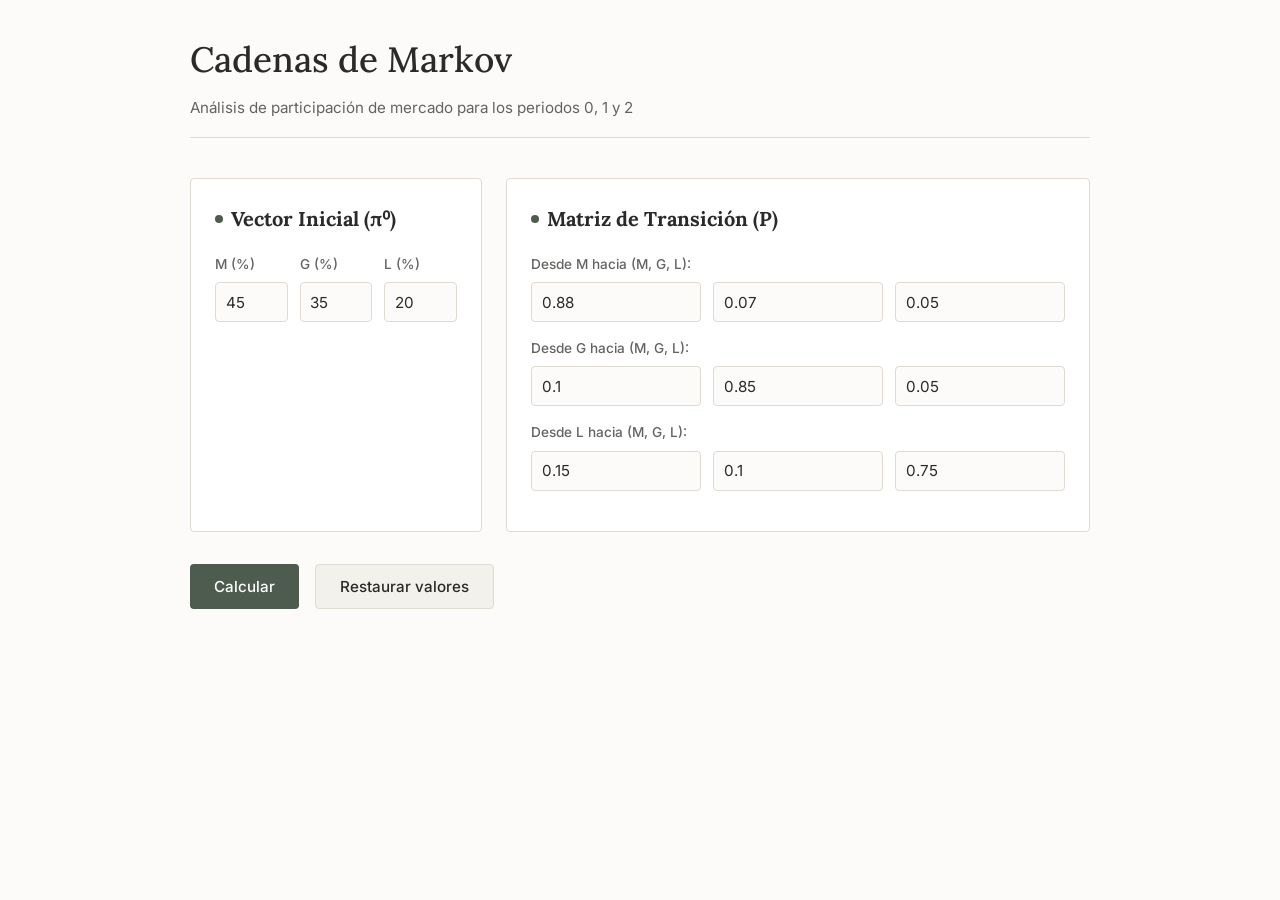
<file: miscelaneo.html>
<!DOCTYPE html>
<html lang="es">
<head>
    <meta charset="UTF-8">
    <meta name="viewport" content="width=device-width, initial-scale=1.0">
    <title>Cadenas de Markov - Participación de Mercado</title>
    <link rel="preconnect" href="https://fonts.googleapis.com">
    <link rel="preconnect" href="https://fonts.gstatic.com" crossorigin>
    <link href="https://fonts.googleapis.com/css2?family=Inter:wght@400;500;600&family=Lora:ital,wght@0,400;0,500;1,400&display=swap" rel="stylesheet">
    <style>
        :root {
            --bg-color: #fcfbfa;
            --text-main: #2b2a28;
            --text-muted: #646360;
            --card-bg: #ffffff;
            --sidebar-bg: #f3f1ec;
            --sidebar-hover: #e8e5de;
            --accent-line: #dfdbd3;
            --accent-dot: #4e5c50;
            --error-color: #a84343;
            --transition-speed: 0.3s;
            --font-serif: 'Lora', Georgia, serif;
            --font-sans: 'Inter', sans-serif;
        }

        * {
            box-sizing: border-box;
            margin: 0;
            padding: 0;
        }

        body {
            background-color: var(--bg-color);
            color: var(--text-main);
            font-family: var(--font-sans);
            line-height: 1.6;
            padding: 2rem 1rem;
        }

        .container {
            max-width: 900px;
            margin: 0 auto;
        }

        header {
            margin-bottom: 2.5rem;
            border-bottom: 1px solid var(--accent-line);
            padding-bottom: 1rem;
        }

        h1 {
            font-family: var(--font-serif);
            font-size: 2.2rem;
            font-weight: 500;
            margin-bottom: 0.5rem;
        }

        p.subtitle {
            color: var(--text-muted);
            font-size: 0.95rem;
        }

        .grid-inputs {
            display: grid;
            grid-template-columns: 1fr;
            gap: 1.5rem;
            margin-bottom: 2rem;
        }

        @media (min-width: 768px) {
            .grid-inputs {
                grid-template-columns: 1fr 2fr;
            }
        }

        .card {
            background-color: var(--card-bg);
            border: 1px solid var(--accent-line);
            border-radius: 4px;
            padding: 1.5rem;
        }

        .card-title {
            font-family: var(--font-serif);
            font-size: 1.25rem;
            margin-bottom: 1.2rem;
            display: flex;
            align-items: center;
            gap: 0.5rem;
        }

        .card-title::before {
            content: "";
            display: inline-block;
            width: 8px;
            height: 8px;
            background-color: var(--accent-dot);
            border-radius: 50%;
        }

        .form-group {
            margin-bottom: 1rem;
        }

        .form-group label {
            display: block;
            font-size: 0.85rem;
            font-weight: 500;
            margin-bottom: 0.4rem;
            color: var(--text-muted);
        }

        .input-row {
            display: grid;
            grid-template-columns: repeat(3, 1fr);
            gap: 0.75rem;
        }

        input[type="number"] {
            width: 100%;
            padding: 0.6rem;
            border: 1px solid var(--accent-line);
            border-radius: 4px;
            font-family: var(--font-sans);
            font-size: 0.95rem;
            color: var(--text-main);
            background-color: var(--bg-color);
            transition: border-color var(--transition-speed);
        }

        input[type="number"]:focus {
            outline: none;
            border-color: var(--accent-dot);
        }

        .matrix-row-container {
            margin-bottom: 1rem;
        }

        .matrix-row-label {
            font-size: 0.85rem;
            font-weight: 500;
            color: var(--text-muted);
            margin-bottom: 0.4rem;
        }

        .actions {
            display: flex;
            gap: 1rem;
            margin-bottom: 2rem;
        }

        button {
            padding: 0.75rem 1.5rem;
            font-family: var(--font-sans);
            font-size: 0.95rem;
            font-weight: 500;
            border-radius: 4px;
            cursor: pointer;
            transition: background-color var(--transition-speed), color var(--transition-speed);
        }

        button.btn-primary {
            background-color: var(--accent-dot);
            color: #ffffff;
            border: none;
        }

        button.btn-primary:hover {
            background-color: #3d4a3e;
        }

        button.btn-secondary {
            background-color: var(--sidebar-bg);
            color: var(--text-main);
            border: 1px solid var(--accent-line);
        }

        button.btn-secondary:hover {
            background-color: var(--sidebar-hover);
        }

        .error-box {
            background-color: #fff5f5;
            border: 1px solid var(--error-color);
            color: var(--error-color);
            padding: 1rem;
            border-radius: 4px;
            margin-bottom: 2rem;
            font-size: 0.95rem;
            display: none;
        }

        .results-section {
            display: none;
            margin-top: 2rem;
        }

        .table-container {
            overflow-x: auto;
            margin-bottom: 2.5rem;
        }

        table {
            width: 100%;
            border-collapse: collapse;
            text-align: left;
            background-color: var(--card-bg);
        }

        th, td {
            padding: 0.85rem 1rem;
            border: 1px solid var(--accent-line);
            font-size: 0.95rem;
        }

        th {
            background-color: var(--sidebar-bg);
            font-weight: 500;
        }

        .development-box {
            background-color: var(--sidebar-bg);
            border-left: 3px solid var(--accent-dot);
            padding: 1.5rem;
            border-radius: 0 4px 4px 0;
            font-family: var(--font-sans);
        }

        .dev-step {
            margin-bottom: 1.5rem;
        }

        .dev-step:last-child {
            margin-bottom: 0;
        }

        .dev-step h4 {
            font-family: var(--font-serif);
            font-size: 1.1rem;
            margin-bottom: 0.6rem;
        }

        .dev-line {
            font-size: 0.95rem;
            margin-bottom: 0.4rem;
            font-mono: monospace;
        }
    </style>
</head>
<body>

    <div class="container">
        <header>
            <h1>Cadenas de Markov</h1>
            <p class="subtitle">Análisis de participación de mercado para los periodos 0, 1 y 2</p>
        </header>

        <div id="errorBox" class="error-box"></div>

        <div class="grid-inputs">
            <section class="card">
                <h2 class="card-title">Vector Inicial (π⁰)</h2>
                <div class="form-group">
                    <div class="input-row">
                        <div>
                            <label for="vM">M (%)</label>
                            <input type="number" id="vM" step="any">
                        </div>
                        <div>
                            <label for="vG">G (%)</label>
                            <input type="number" id="vG" step="any">
                        </div>
                        <div>
                            <label for="vL">L (%)</label>
                            <input type="number" id="vL" step="any">
                        </div>
                    </div>
                </div>
            </section>

            <section class="card">
                <h2 class="card-title">Matriz de Transición (P)</h2>
                
                <div class="matrix-row-container">
                    <div class="matrix-row-label">Desde M hacia (M, G, L):</div>
                    <div class="input-row">
                        <input type="number" id="p00" step="any">
                        <input type="number" id="p01" step="any">
                        <input type="number" id="p02" step="any">
                    </div>
                </div>

                <div class="matrix-row-container">
                    <div class="matrix-row-label">Desde G hacia (M, G, L):</div>
                    <div class="input-row">
                        <input type="number" id="p10" step="any">
                        <input type="number" id="p11" step="any">
                        <input type="number" id="p12" step="any">
                    </div>
                </div>

                <div class="matrix-row-container">
                    <div class="matrix-row-label">Desde L hacia (M, G, L):</div>
                    <div class="input-row">
                        <input type="number" id="p20" step="any">
                        <input type="number" id="p21" step="any">
                        <input type="number" id="p22" step="any">
                    </div>
                </div>
            </section>
        </div>

        <div class="actions">
            <button class="btn-primary" onclick="calcularMarkov()">Calcular</button>
            <button class="btn-secondary" onclick="restaurarValores()">Restaurar valores</button>
        </div>

        <main id="resultsSection" class="results-section">
            <section class="card" style="margin-bottom: 2rem;">
                <h3 class="card-title">Tabla de Pronóstico</h3>
                <div class="table-container">
                    <table>
                        <thead>
                            <tr>
                                <th>Periodo</th>
                                <th>M (%)</th>
                                <th>G (%)</th>
                                <th>L (%)</th>
                            </tr>
                        </thead>
                        <tbody id="tableBody"></tbody>
                    </table>
                </div>
            </section>

            <section class="card">
                <h3 class="card-title">Desarrollo de los Cálculos</h3>
                <div class="development-box" id="developmentBox"></div>
            </section>
        </main>
    </div>

    <script>
        const defaults = {
            vM: 45, vG: 35, vL: 20,
            p00: 0.88, p01: 0.07, p02: 0.05,
            p10: 0.10, p11: 0.85, p12: 0.05,
            p20: 0.15, p21: 0.10, p22: 0.75
        };

        function cargarValores() {
            for (const id in defaults) {
                document.getElementById(id).value = defaults[id];
            }
        }

        function restaurarValores() {
            cargarValores();
            document.getElementById("errorBox").style.display = "none";
            document.getElementById("resultsSection").style.display = "none";
        }

        function mostrarError(mensaje) {
            const errorBox = document.getElementById("errorBox");
            errorBox.innerText = mensaje;
            errorBox.style.display = "block";
            document.getElementById("resultsSection").style.display = "none";
            window.scrollTo({ top: 0, behavior: 'smooth' });
        }

        function esInvalido(valor) {
            return valor === "" || isNaN(valor) || isNaN(parseFloat(valor));
        }

        function calcularMarkov() {
            const errorBox = document.getElementById("errorBox");
            errorBox.style.display = "none";

            const ids = Object.keys(defaults);
            for (const id of ids) {
                const val = document.getElementById(id).value.trim();
                if (val === "") {
                    mostrarError(`Error: El campo con ID o fila asociada a '${id}' está vacío.`);
                    return;
                }
                if (esInvalido(val)) {
                    mostrarError(`Error: El valor en el campo '${id}' no es un número válido.`);
                    return;
                }
            }

            const pi0_M = parseFloat(document.getElementById("vM").value);
            const pi0_G = parseFloat(document.getElementById("vG").value);
            const pi0_L = parseFloat(document.getElementById("vL").value);

            const p00 = parseFloat(document.getElementById("p00").value);
            const p01 = parseFloat(document.getElementById("p01").value);
            const p02 = parseFloat(document.getElementById("p02").value);

            const p10 = parseFloat(document.getElementById("p10").value);
            const p11 = parseFloat(document.getElementById("p11").value);
            const p12 = parseFloat(document.getElementById("p12").value);

            const p20 = parseFloat(document.getElementById("p20").value);
            const p21 = parseFloat(document.getElementById("p21").value);
            const p22 = parseFloat(document.getElementById("p22").value);

            const sumaVector = Math.round((pi0_M + pi0_G + pi0_L) * 10000) / 10000;
            if (sumaVector !== 100) {
                mostrarError(`Error: Los porcentajes iniciales del vector π⁰ deben sumar 100%. Suma actual: ${pi0_M + pi0_G + pi0_L}%`);
                return;
            }

            const sumaFilaM = Math.round((p00 + p01 + p02) * 10000) / 10000;
            if (sumaFilaM !== 1) {
                mostrarError(`Error: Las probabilidades de la fila M de la matriz deben sumar 1. Suma actual: ${p00 + p01 + p02}`);
                return;
            }

            const sumaFilaG = Math.round((p10 + p11 + p12) * 10000) / 10000;
            if (sumaFilaG !== 1) {
                mostrarError(`Error: Las probabilidades de la fila G de la matriz deben sumar 1. Suma actual: ${p10 + p11 + p12}`);
                return;
            }

            const sumaFilaL = Math.round((p20 + p21 + p22) * 10000) / 10000;
            if (sumaFilaL !== 1) {
                mostrarError(`Error: Las probabilidades de la fila L de la matriz deben sumar 1. Suma actual: ${p20 + p21 + p22}`);
                return;
            }

            const v0_M_dec = pi0_M / 100;
            const v0_G_dec = pi0_G / 100;
            const v0_L_dec = pi0_L / 100;

            const v1_M_dec = (v0_M_dec * p00) + (v0_G_dec * p10) + (v0_L_dec * p20);
            const v1_G_dec = (v0_M_dec * p01) + (v0_G_dec * p11) + (v0_L_dec * p21);
            const v1_L_dec = (v0_M_dec * p02) + (v0_G_dec * p12) + (v0_L_dec * p22);

            const v2_M_dec = (v1_M_dec * p00) + (v1_G_dec * p10) + (v1_L_dec * p20);
            const v2_G_dec = (v1_M_dec * p01) + (v1_G_dec * p11) + (v1_L_dec * p21);
            const v2_L_dec = (v1_M_dec * p02) + (v1_G_dec * p12) + (v1_L_dec * p22);

            const pi1_M = v1_M_dec * 100;
            const pi1_G = v1_G_dec * 100;
            const pi1_L = v1_L_dec * 100;

            const pi2_M = v2_M_dec * 100;
            const pi2_G = v2_G_dec * 100;
            const pi2_L = v2_L_dec * 100;

            const tbody = document.getElementById("tableBody");
            tbody.innerHTML = `
                <tr>
                    <td>Periodo 0</td>
                    <td>${pi0_M.toFixed(3)}%</td>
                    <td>${pi0_G.toFixed(3)}%</td>
                    <td>${pi0_L.toFixed(3)}%</td>
                </tr>
                <tr>
                    <td>Periodo 1</td>
                    <td>${pi1_M.toFixed(3)}%</td>
                    <td>${pi1_G.toFixed(3)}%</td>
                    <td>${pi1_L.toFixed(3)}%</td>
                </tr>
                <tr>
                    <td>Periodo 2</td>
                    <td>${pi2_M.toFixed(3)}%</td>
                    <td>${pi2_G.toFixed(3)}%</td>
                    <td>${pi2_L.toFixed(3)}%</td>
                </tr>
            `;

            const devBox = document.getElementById("developmentBox");
            devBox.innerHTML = `
                <div class="dev-step">
                    <h4>Periodo 1 (π¹)</h4>
                    <div class="dev-line">M¹ = (${v0_M_dec.toFixed(4)})(${p00.toFixed(4)}) + (${v0_G_dec.toFixed(4)})(${p10.toFixed(4)}) + (${v0_L_dec.toFixed(4)})(${p20.toFixed(4)}) = ${(v1_M_dec).toFixed(5)} &rarr; <strong>${pi1_M.toFixed(3)}%</strong></div>
                    <div class="dev-line">G¹ = (${v0_M_dec.toFixed(4)})(${p01.toFixed(4)}) + (${v0_G_dec.toFixed(4)})(${p11.toFixed(4)}) + (${v0_L_dec.toFixed(4)})(${p21.toFixed(4)}) = ${(v1_G_dec).toFixed(5)} &rarr; <strong>${pi1_G.toFixed(3)}%</strong></div>
                    <div class="dev-line">L¹ = (${v0_M_dec.toFixed(4)})(${p02.toFixed(4)}) + (${v0_G_dec.toFixed(4)})(${p12.toFixed(4)}) + (${v0_L_dec.toFixed(4)})(${p22.toFixed(4)}) = ${(v1_L_dec).toFixed(5)} &rarr; <strong>${pi1_L.toFixed(3)}%</strong></div>
                </div>
                <div class="dev-step">
                    <h4>Periodo 2 (π²)</h4>
                    <div class="dev-line">M² = (${v1_M_dec.toFixed(4)})(${p00.toFixed(4)}) + (${v1_G_dec.toFixed(4)})(${p10.toFixed(4)}) + (${v1_L_dec.toFixed(4)})(${p20.toFixed(4)}) = ${(v2_M_dec).toFixed(5)} &rarr; <strong>${pi2_M.toFixed(3)}%</strong></div>
                    <div class="dev-line">G² = (${v1_M_dec.toFixed(4)})(${p01.toFixed(4)}) + (${v1_G_dec.toFixed(4)})(${p11.toFixed(4)}) + (${v1_L_dec.toFixed(4)})(${p21.toFixed(4)}) = ${(v2_G_dec).toFixed(5)} &rarr; <strong>${pi2_G.toFixed(3)}%</strong></div>
                    <div class="dev-line">L² = (${v1_M_dec.toFixed(4)})(${p02.toFixed(4)}) + (${v1_G_dec.toFixed(4)})(${p12.toFixed(4)}) + (${v1_L_dec.toFixed(4)})(${p22.toFixed(4)}) = ${(v2_L_dec).toFixed(5)} &rarr; <strong>${pi2_L.toFixed(3)}%</strong></div>
                </div>
            `;

            document.getElementById("resultsSection").style.display = "block";
        }

        window.onload = cargarValores;
    </script>
</body>
</html>
</file>
